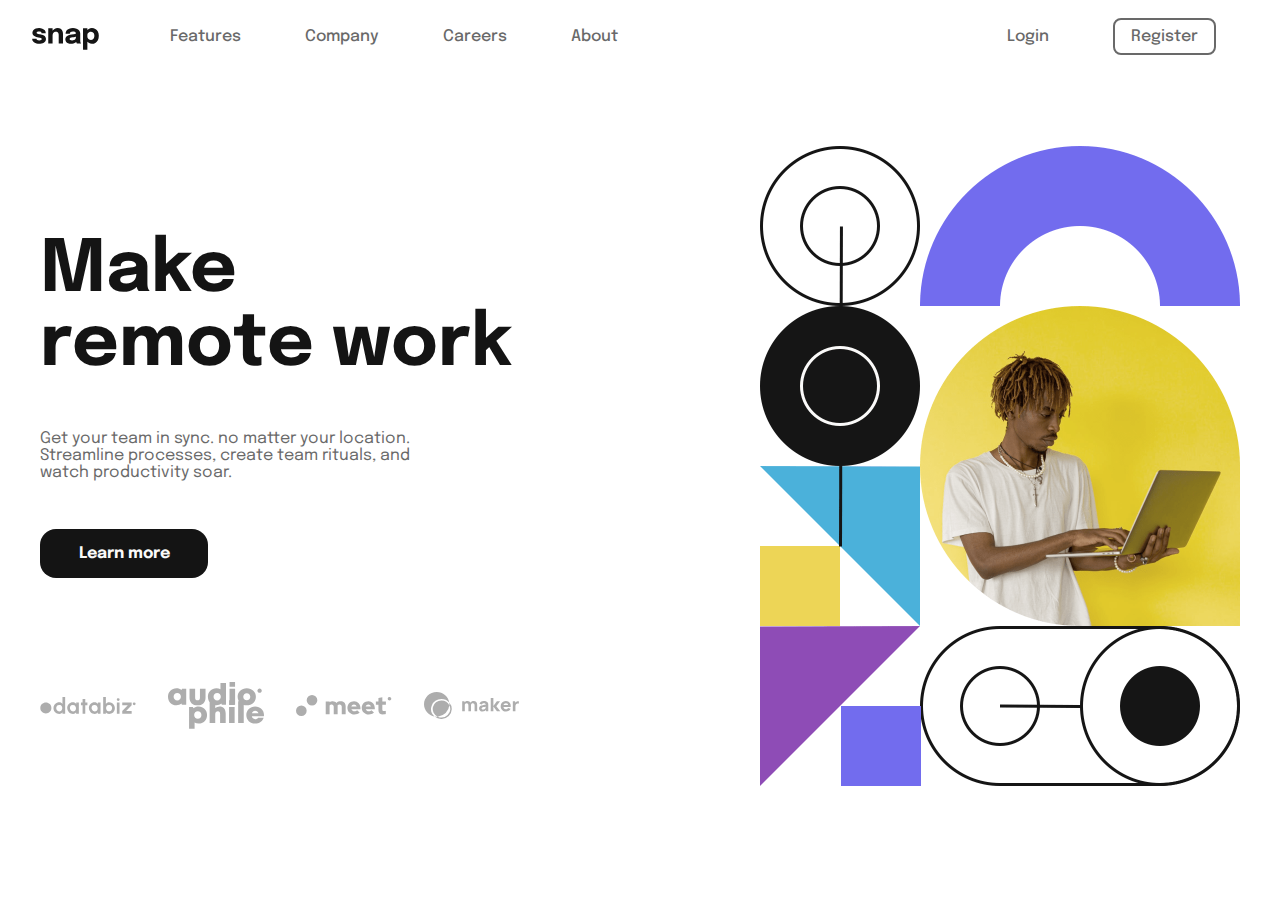
<file: css/index.html>
<!DOCTYPE html>
<html lang="en">
<head>
  <meta charset="UTF-8">
  <meta http-equiv="X-UA-Compatible" content="IE=edge">
  <meta name="viewport" content="width=device-width, initial-scale=1.0">
  <link rel="stylesheet" href="styles.css">
  <title>Clone Landing Page | HTML Best Practices</title>
</head>
<body>
  <nav class="nav__bar">
    <div class="nav__left--side">
      <figure class="logo__wrapper">
        <img src="./assets/logo.svg" alt="Snap Logo" class="logo">
      </figure>
      <ul class="nav__links">
        <li class="nav__link">
          <a href="" class="nav__link--anchor">Features</a>
        </li>
        <li class="nav__link">
          <a href="" class="nav__link--anchor">Company</a>
        </li>
        <li class="nav__link">
          <a href="" class="nav__link--anchor">Careers</a>
        </li>
        <li class="nav__link">
          <a href="" class="nav__link--anchor">About</a>
        </li>
      </ul>
    </div>
    <div class="nav__right--side">
      <ul class="nav__links">
        <li class="nav__link">
          <a href="" class="nav__link--anchor">Login</a>
        </li>
        <li class="nav__link">
          <a href="" class="
          nav__link--anchor
          nav__link--anchor--special">Register</a>
        </li>
      </ul>
    </div>
  </nav>

  <section id="hero">
    <div class="container">
      <div class="row">
        <header class="header">
          <div class="header__left--side">
            <h1 class="header__title">Make<br>remote work</h1>
            <p class="header__para">
              Get your team in sync. no matter your location. Streamline processes, create team rituals, and watch productivity soar.
            </p>
            <a href="" class="header__btn">Learn more</a>
            <div class="clients">
              <figure class="client__logo--wrapper">
                <img src="./assets/client-databiz.svg" alt="Databiz Logo" class="client__logo">
              </figure>
              <figure class="client__logo--wrapper">
                <img src="./assets/client-audiophile.svg" alt="Audiophile Logo" class="client__logo">
              </figure>
              <figure class="client__logo--wrapper">
                <img src="./assets/client-meet.svg" alt="Meet Logo" class="client__logo">
              </figure>
              <figure class="client__logo--wrapper">
                <img src="./assets/client-maker.svg" alt="Maker Logo" class="client__logo">
              </figure>
            </div>
          </div>
          <div class="header__right--side">
            <figure class="header__img--wrapper">
              <img src="./assets/image-hero-desktop.png" alt="Header Hero Image" class="header__img">
            </figure>
          </div>
        </header>
      </div>
    </div>
  </section>
</body>
</html>
</file>
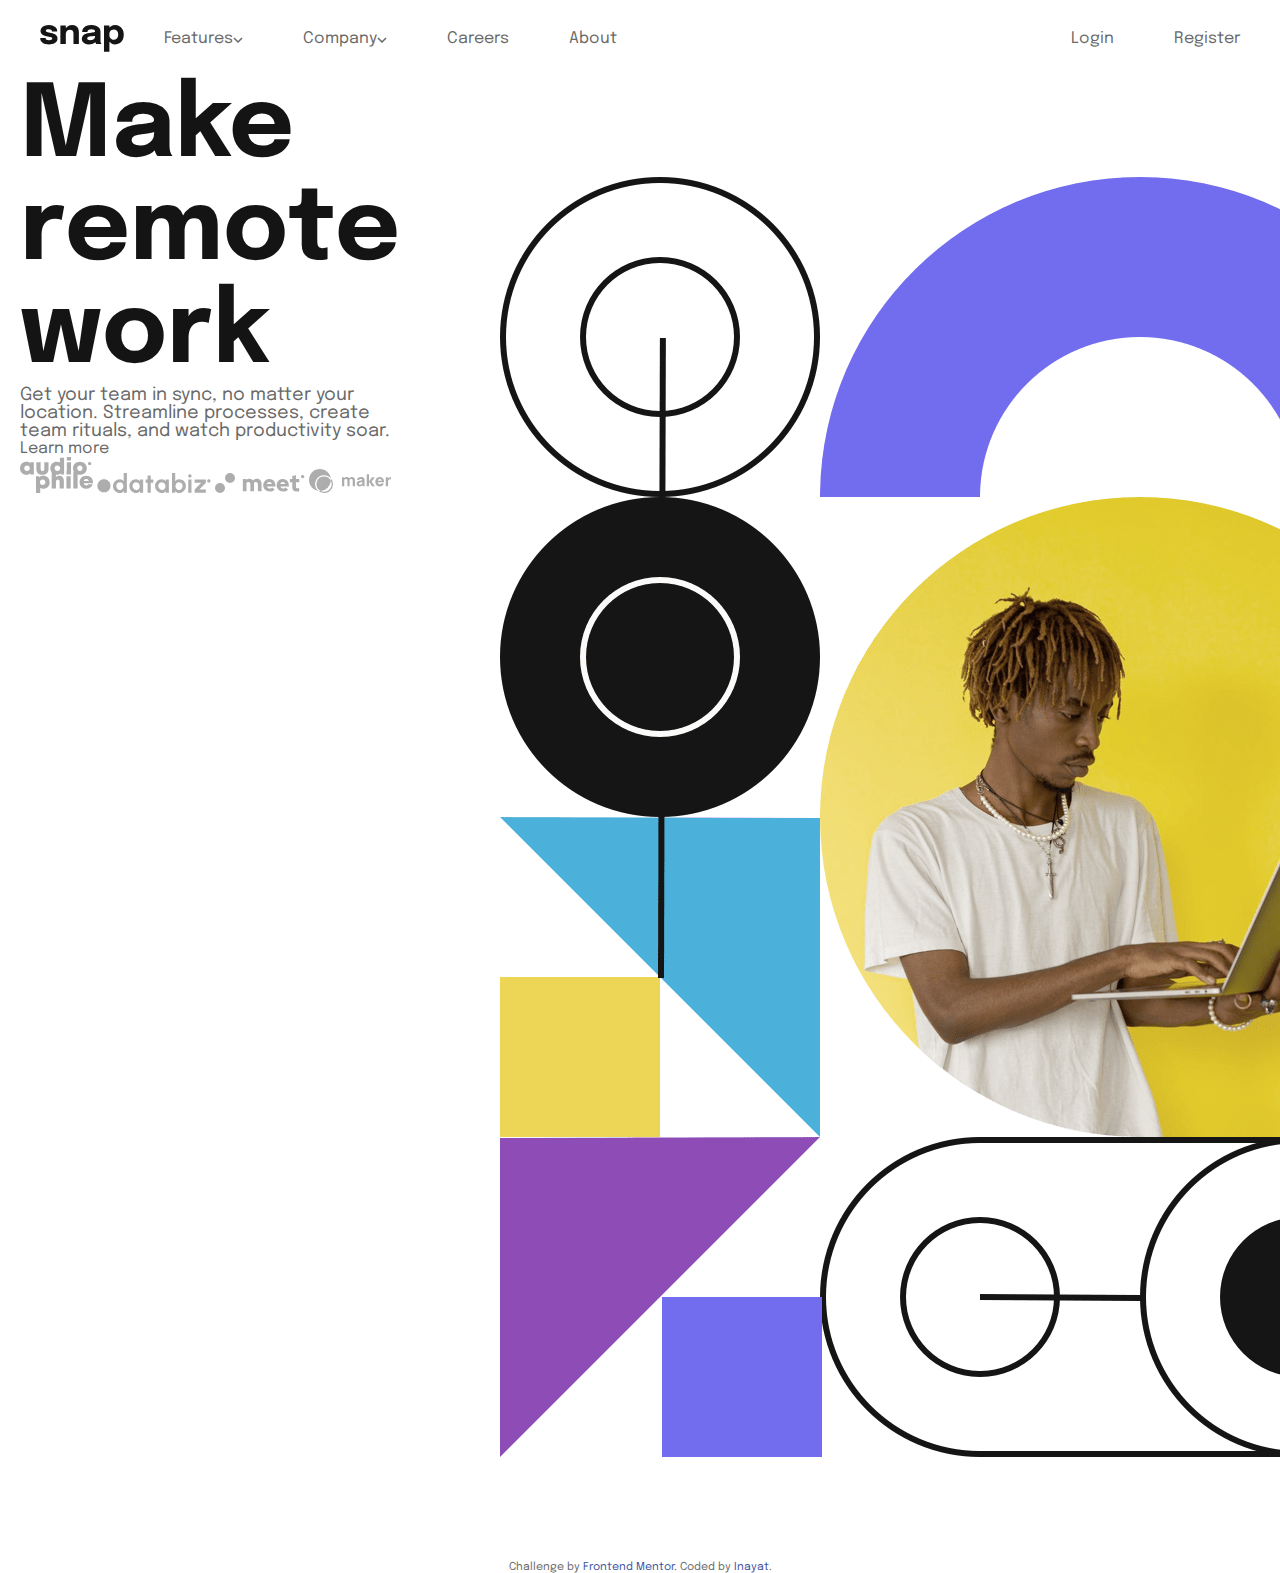
<file: intro-section-with-dropdown-navigation-main/index.html>
<!DOCTYPE html>
<html lang="en">
<head>
  <meta charset="UTF-8">
  <meta name="viewport" content="width=device-width, initial-scale=1.0"> <!-- displays site properly based on user's device -->

  <link rel="icon" type="image/png" sizes="32x32" href="./images/favicon-32x32.png">
  <link rel="stylesheet" type="text/css" href="style.css"/>
  
  <title>Frontend Mentor | Intro section with dropdown navigation</title>


</head>
<body>
<nav class="nav__bar">
  <div class="nav__bar--left">
    
    
    
    <figure>
    <img class="main__logo" src="./images/logo.svg" alt="Main Logo"/>
    </figure>        
      <ul class="nav__link">
        <li class="dropdown__link"><a  id="features" href="#">Features<img src="images/icon-arrow-down.svg"/></a></li>
        <li class="dropdown__link"><a  id="company" href="#">Company<img src="images/icon-arrow-down.svg"/></a></li>
        <li><a id="careers">Careers</a> </li>
        <li class="normal__link"><a id="about" href="#">About</a> </li>
      </ul>
      
  </div>
  <div class="nav__bar--right">
  <ul class="nav__link">
    <li class="normal__link"><a href="#">Login</a></li>
    <li><a href="#" type="button" id="register" class="button">Register</a></li>
  </ul>
  </div>
</nav>
  <main id="hero">
     <div class="container__right">
   <img src="images/image-hero-desktop.png" alt="hero1" class="desktop__image" >
   </div>
    <div class="container__left">
    
  <h1 class="main__title">Make remote work</h1>
 
  <p class="main__para">Get your team in sync, no matter your location. Streamline processes, 
  create team rituals, and watch productivity soar.
  </p>
  <a type="button" id="learnMore" href="#" class="button">Learn more</a>
    
    <figure class="sub__logo">
      <img src="images/client-audiophile.svg">
      <img src="images/client-databiz.svg">
      <img src="images/client-meet.svg">
      <img src="images/client-maker.svg">
    </figure>
  </div>
  </main>
  <div class="attribution">
    Challenge by <a href="https://www.frontendmentor.io?ref=challenge" target="_blank">Frontend Mentor</a>. 
    Coded by <a href="#">Inayat</a>.
  </div>
</body>
</html>
</file>
<file: css/styles.css>
@import url('https://fonts.googleapis.com/css2?family=Epilogue:wght@500;700&display=swap');

:root { 
  --AlmostWhite: hsl(0, 0%, 98%);
  --MediumGray: hsl(0, 0%, 41%);
  --AlmostBlack: hsl(0, 0%, 8%);
}


/*

GENERICS

*/
* {
  margin: 0;
  padding: 0;
  font-family: 'Epilogue', sans-serif;
  box-sizing: border-box;
}

html {
  scroll-behavior: smooth;
  overflow-x: hidden;
}

body {
  position: relative;
  overflow-x: hidden;
}

nav {
  margin-bottom: 56px;
}

li {
  list-style-type: none;
}

a {
  text-decoration: none;
}

.container {
  width: 100%;
  padding: 0 16px;
}

.row {
  width: 100%;
  max-width: 1200px;
  margin: 0 auto;
  padding: 16px 0;
  display: flex;
  flex-direction: column;
}


/*

NAVIGATION BAR

*/
.nav__bar {
  width: 100%;
  padding: 24px 32px;
  display: flex;
  justify-content: space-between;
}

.nav__left--side,
.nav__right--side {
  display: flex;
  align-items: center;
}

.logo__wrapper {
  width: 80px;
  margin-right: 32px;
  display: flex;
  justify-content: center;
  align-items: center;
}

.logo {
  width: 100%;
  margin-top: 4px;
}

.nav__links {
  width: 100%;
  display: flex;
  justify-content: center;
  align-items: center;
}

.nav__link {
  margin: 0 32px;
}

.nav__link--anchor {
  font-size: 16px;
  font-weight: 500;
  color: var(--MediumGray);
  transition: all 300ms ease;
}

.nav__link--anchor:hover {
  color: var(--AlmostBlack);
}

.nav__link--anchor--special {
  border: 2px solid var(--MediumGray);
  border-radius: 8px;
  padding: 8px 16px;
}

.nav__link--anchor--special:hover {
  border-color: var(--AlmostBlack);
}


/*

HERO

*/
#hero {
  width: 100%;
}

.header {
  width: 100%;
  display: flex;
  justify-content: space-between;
  align-items: center;
}

.header__left--side,
.header__right--side {
  width: 40%;
  display: flex;
  flex-direction: column;
  justify-content: center;
}

.header__title {
  font-size: 72px;
  font-weight: 700;
  color: var(--AlmostBlack);
  margin: 32px 0 48px;
}

.header__para {
  font-size: 16px;
  color: var(--MediumGray);
  width: 46ch;
  margin-bottom: 48px;
}

.header__btn {
  background-color: var(--AlmostBlack);
  color: var(--AlmostWhite);
  border-radius: 16px;
  font-weight: 700;
  text-align: center;
  width: 35%;
  margin-bottom: 104px;
  padding: 16px 32px;
  transition: all 300ms ease;
}

.header__btn:hover {
  background-color: var(--MediumGray);
}

.clients {
  width: 100%;
  display: flex;
  justify-content: space-between;
  align-items: center;
}

.client__logo--wrapper {
  width: 20%;
}

.client__logo {
  width: 100%;
}

.header__img--wrapper {
  width: 100%;
}

.header__img {
  width: 100%;
}
</file>
<file: intro-section-with-dropdown-navigation-main/style.css>
@import url('https://fonts.googleapis.com/css2?family=Epilogue:wght@500;700&display=swap');
:root { 
--AlmostWhite: hsl(0, 0%, 98%);
--MediumGray: hsl(0, 0%, 41%);
--AlmostBlack: hsl(0, 0%, 8%);
}

*{
  margin:0;
  padding:0;
  box-sizing: border-box;
  font-family: 'Epilogue' ,sans-serif;
  color: var(--MediumGray);
}
.attribution { 
   font-size: 11px; text-align: center; 
  }
.attribution a {
   color: hsl(228, 45%, 44%);
   }
    
a{
  text-decoration: none;
}
a:hover{
  color:var(--AlmostBlack);
}

li{
  list-style: none;
  padding:10px;
  margin:0 20px;
}

nav{
  width:100%;

}

.nav__bar--left{
  display:flex; 
  flex-direction: row;
}
.nav__link{
  display:flex;
  flex-direction:row;
  align-items: center;
  margin: 10px 0px;
}
.nav__bar{
  display:flex;
  justify-content: space-between;
}
main {
  width:100%;
  margin:0px 100px;
  padding-right: 1000px;
  padding-left: 500px;
  display: flex;
  flex-direction: row-reverse;
}
.main__logo{
  padding:10px;
  margin-top: 15px;
  margin-left: 30px;
}
p{
  font-size: 18px;
}
.nav__bar--right{
  padding:10px;
}

h1{
  color:var(--AlmostBlack);
  font-size: 100px;
}



.container__right{
margin:100px;
height: 50%;
width:50%;
}

.desktop__image img {
  width: 100%;
  height:auto;

}
</file>
